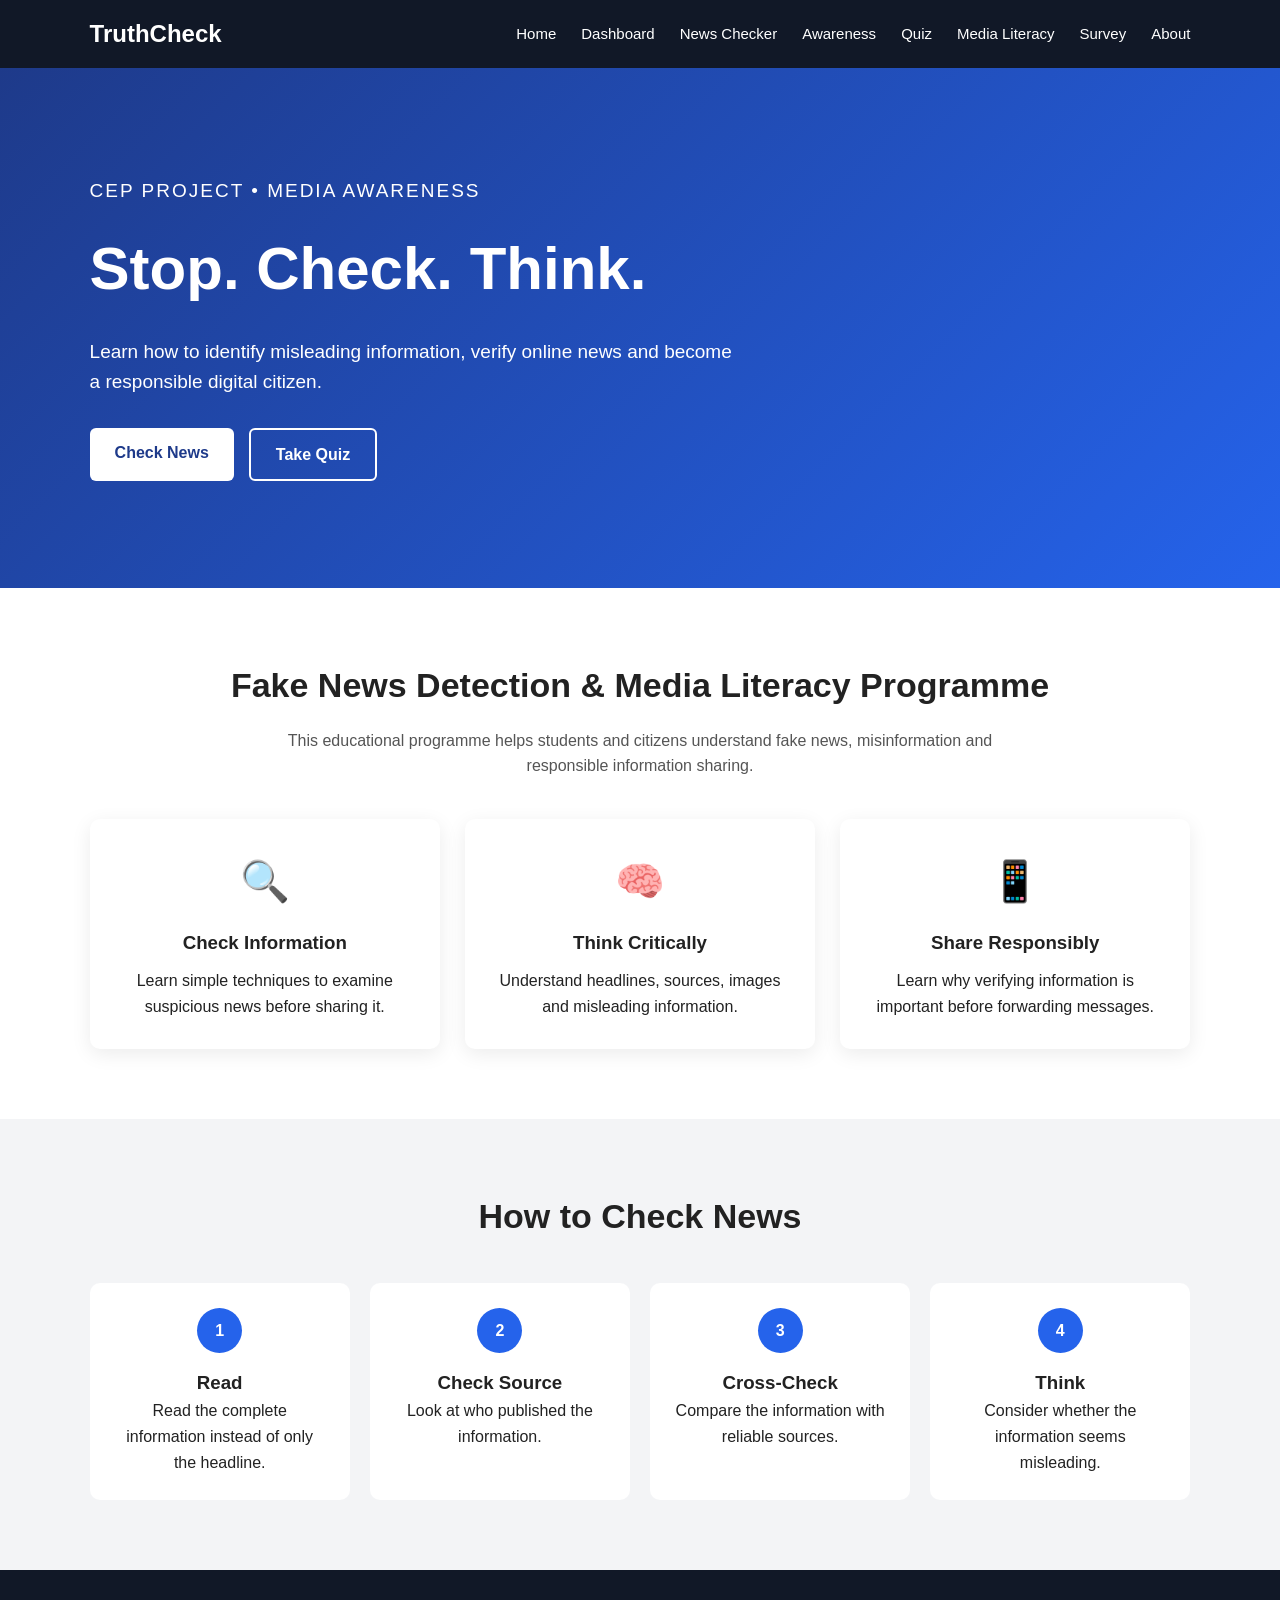
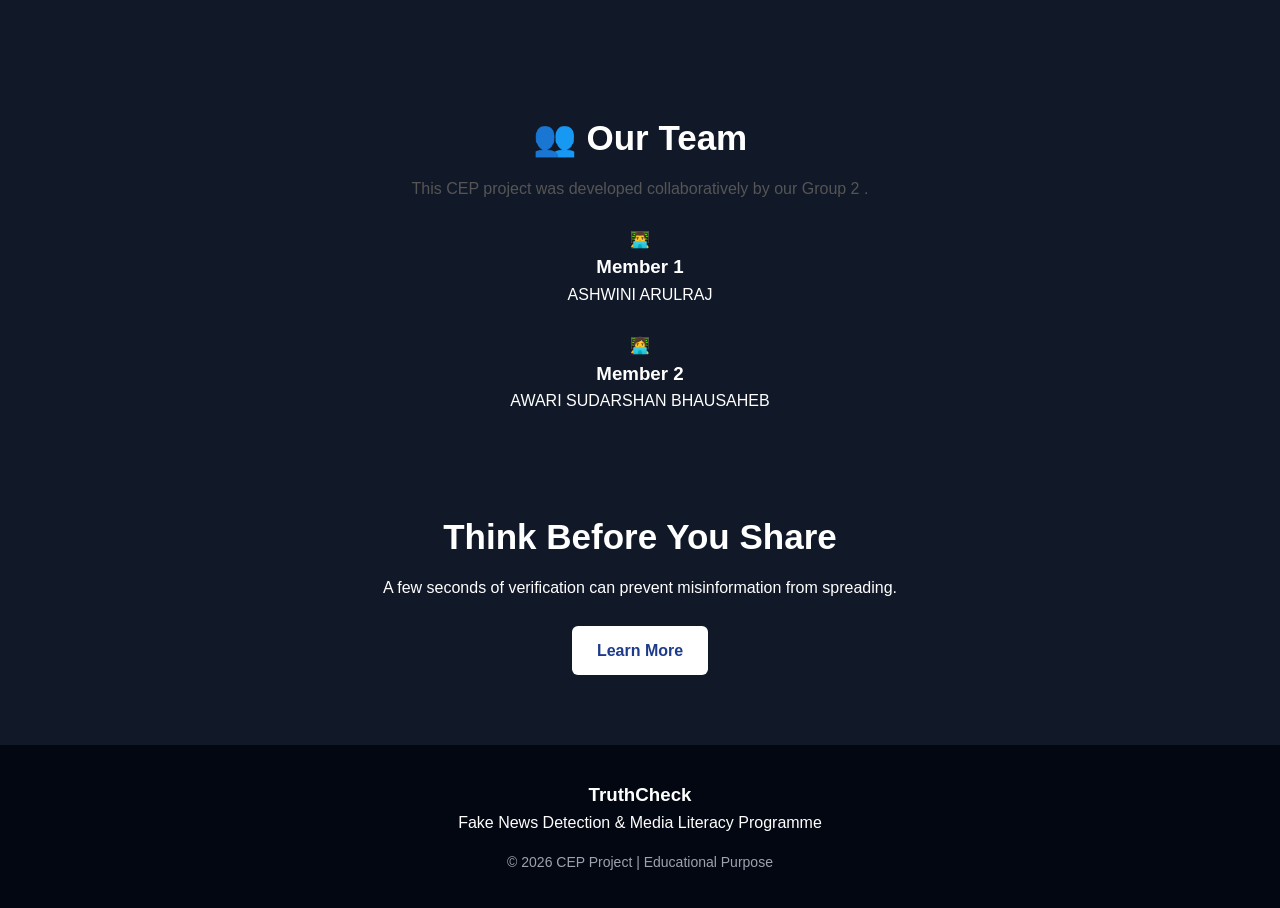
<file: index.html>
<!DOCTYPE html>
<html lang="en">

<head>
    <meta charset="UTF-8">
    <meta name="viewport" content="width=device-width, initial-scale=1.0">

    <title>TruthCheck - Fake News Detection</title>

    <!-- CSS -->
    <link rel="stylesheet" href="style.css">
</head>

<body>

    <!-- =========================
         Navigation
    ========================== -->
    <nav class="navbar">

        <div class="logo">
            TruthCheck
        </div>

        <button class="menu-btn" onclick="toggleMenu()" aria-label="Open Menu">
            ☰
        </button>

        <div class="nav-links" id="navLinks">

            <a href="index.html">Home</a>

            <a href="dashboard.html">Dashboard</a>

            <a href="checker.html">News Checker</a>

            <a href="news.html">Awareness</a>

            <a href="quiz.html">Quiz</a>

            <a href="tips.html">Media Literacy</a>

            <a href="survey.html">Survey</a>

            <a href="about.html">About</a>

        </div>

    </nav>


    <!-- =========================
         Hero Section
    ========================== -->
    <section class="hero">

        <div class="hero-content">

            <p class="tagline">
                CEP PROJECT • MEDIA AWARENESS
            </p>

            <h1>
                Stop. Check. Think.
            </h1>

            <p>
                Learn how to identify misleading information,
                verify online news and become a responsible
                digital citizen.
            </p>

            <div class="hero-buttons">

                <a href="checker.html" class="btn primary-btn">
                    Check News
                </a>

                <a href="quiz.html" class="btn secondary-btn">
                    Take Quiz
                </a>

            </div>

        </div>

    </section>


    <!-- =========================
         About Project
    ========================== -->
    <section class="section">

        <h2>
            Fake News Detection & Media Literacy Programme
        </h2>

        <p class="section-intro">
            This educational programme helps students and citizens
            understand fake news, misinformation and responsible
            information sharing.
        </p>


        <div class="cards">

            <!-- Card 1 -->
            <div class="card">

                <div class="icon">
                    🔍
                </div>

                <h3>
                    Check Information
                </h3>

                <p>
                    Learn simple techniques to examine suspicious
                    news before sharing it.
                </p>

            </div>


            <!-- Card 2 -->
            <div class="card">

                <div class="icon">
                    🧠
                </div>

                <h3>
                    Think Critically
                </h3>

                <p>
                    Understand headlines, sources, images and
                    misleading information.
                </p>

            </div>


            <!-- Card 3 -->
            <div class="card">

                <div class="icon">
                    📱
                </div>

                <h3>
                    Share Responsibly
                </h3>

                <p>
                    Learn why verifying information is important
                    before forwarding messages.
                </p>

            </div>

        </div>

    </section>


    <!-- =========================
         How It Works
    ========================== -->
    <section class="section light-section">

        <h2>
            How to Check News
        </h2>


        <div class="steps">

            <!-- Step 1 -->
            <div class="step">

                <span>
                    1
                </span>

                <h3>
                    Read
                </h3>

                <p>
                    Read the complete information instead of
                    only the headline.
                </p>

            </div>


            <!-- Step 2 -->
            <div class="step">

                <span>
                    2
                </span>

                <h3>
                    Check Source
                </h3>

                <p>
                    Look at who published the information.
                </p>

            </div>


            <!-- Step 3 -->
            <div class="step">

                <span>
                    3
                </span>

                <h3>
                    Cross-Check
                </h3>

                <p>
                    Compare the information with reliable sources.
                </p>

            </div>


            <!-- Step 4 -->
            <div class="step">

                <span>
                    4
                </span>

                <h3>
                    Think
                </h3>

                <p>
                    Consider whether the information seems
                    misleading.
                </p>

            </div>

        </div>

    </section>


    <section class="cta">
<!-- Our Team -->
<section class="section team-section">

    <h2>👥 Our Team</h2>

    <p class="section-intro">
        This CEP project was developed collaboratively by our Group 2 .
    </p>

    <div class="team-grid">

        <div class="team-card">
            <div class="team-avatar">👨‍💻</div>
            <h3>Member 1</h3>
            <p>ASHWINI  ARULRAJ </p>
        </div>

        <div class="team-card">
            <div class="team-avatar">👩‍💻</div>
            <h3>Member 2</h3>
            <p>AWARI SUDARSHAN  BHAUSAHEB </p>
        </div>

    </div>

</section>
        <h2>
            Think Before You Share
        </h2>

        <p>
            A few seconds of verification can prevent
            misinformation from spreading.
        </p>

        <a href="tips.html" class="btn primary-btn">
            Learn More
        </a>

    </section>


    <!-- =========================
         Footer
    ========================== -->
    <footer>

        <h3>
            TruthCheck
        </h3>

        <p>
            Fake News Detection & Media Literacy Programme
        </p>

        <p class="copyright">
            © 2026 CEP Project | Educational Purpose
        </p>

    </footer>


    <!-- JavaScript -->
    <script src="script.js"></script>

</body>

</html>
</file>
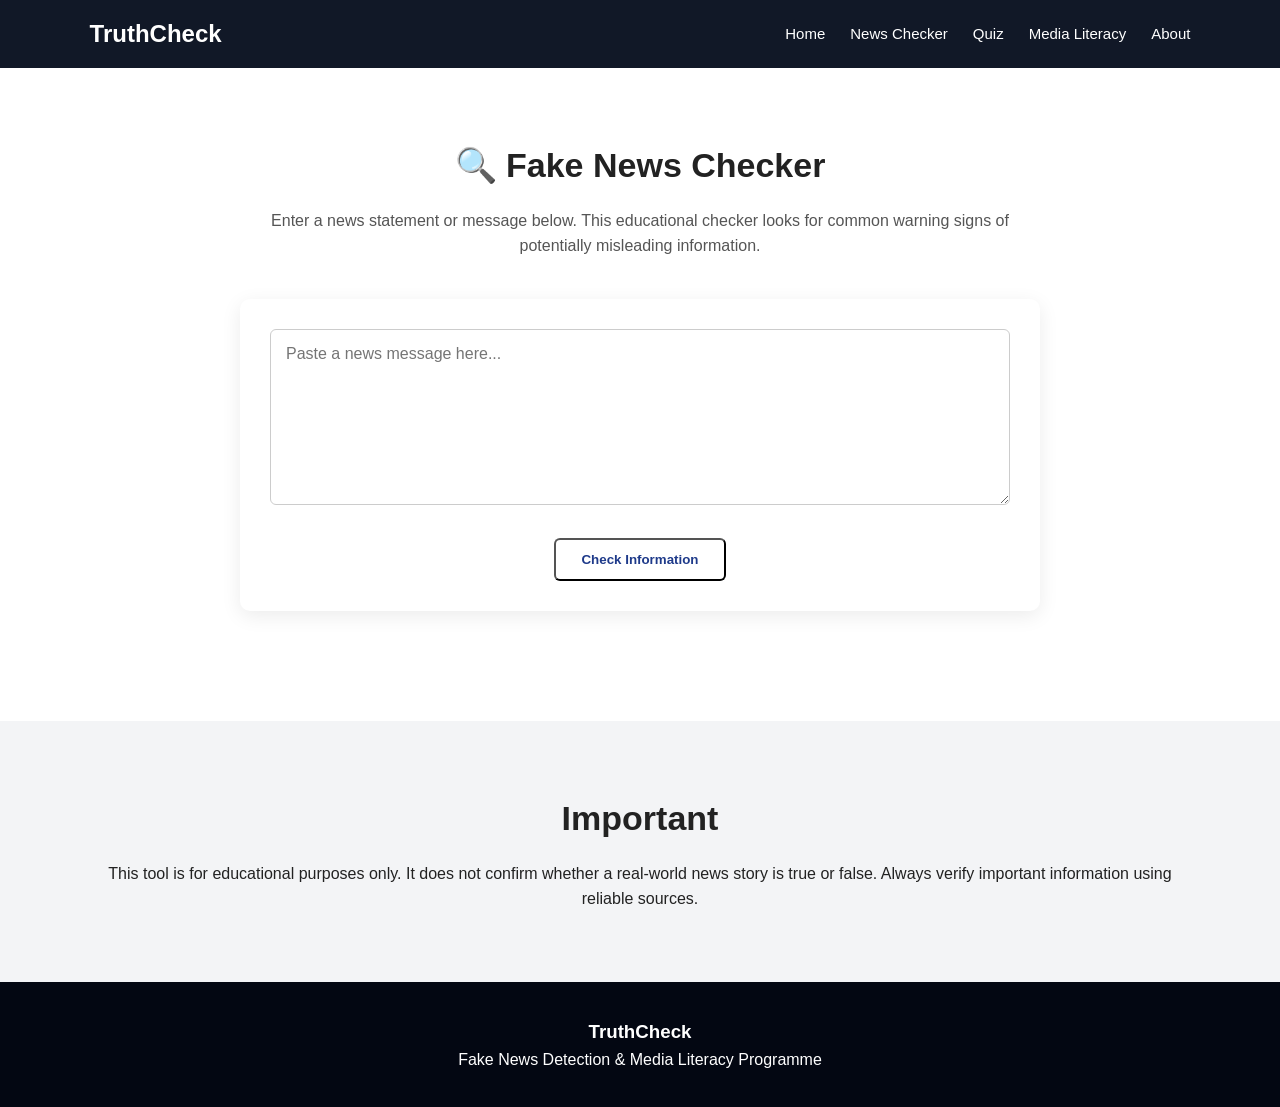
<file: checker.html>
<!DOCTYPE html>
<html lang="en">

<head>

    <meta charset="UTF-8">

    <meta name="viewport"
        content="width=device-width, initial-scale=1.0">

    <title>News Checker - TruthCheck</title>

    <link rel="stylesheet" href="style.css">
</head>

<body>


<nav class="navbar">

    <div class="logo">TruthCheck</div>

    <button class="menu-btn"
            onclick="toggleMenu()">☰</button>

    <div class="nav-links" id="navLinks">

        <a href="index.html">Home</a>

        <a href="checker.html">News Checker</a>

        <a href="quiz.html">Quiz</a>

        <a href="tips.html">Media Literacy</a>

        <a href="about.html">About</a>

    </div>

</nav>


<section class="section">

    <h2>🔍 Fake News Checker</h2>

    <p class="section-intro">

        Enter a news statement or message below.
        This educational checker looks for common warning signs
        of potentially misleading information.

    </p>


    <div class="checker-box">

        <textarea
            id="newsText"
            placeholder="Paste a news message here..."
            rows="8"></textarea>

        <br><br>

        <button class="btn primary-btn"
                onclick="checkNews()">

            Check Information

        </button>


        <div id="result"></div>

    </div>

</section>


<section class="section light-section">

    <h2>Important</h2>

    <p>

        This tool is for educational purposes only.
        It does not confirm whether a real-world news story
        is true or false. Always verify important information
        using reliable sources.

    </p>

</section>


<footer>

    <h3>TruthCheck</h3>

    <p>Fake News Detection & Media Literacy Programme</p>

</footer>

<script src="script.js"></script>
<script src="checker.js"></script>

</body>

</html>
</file>
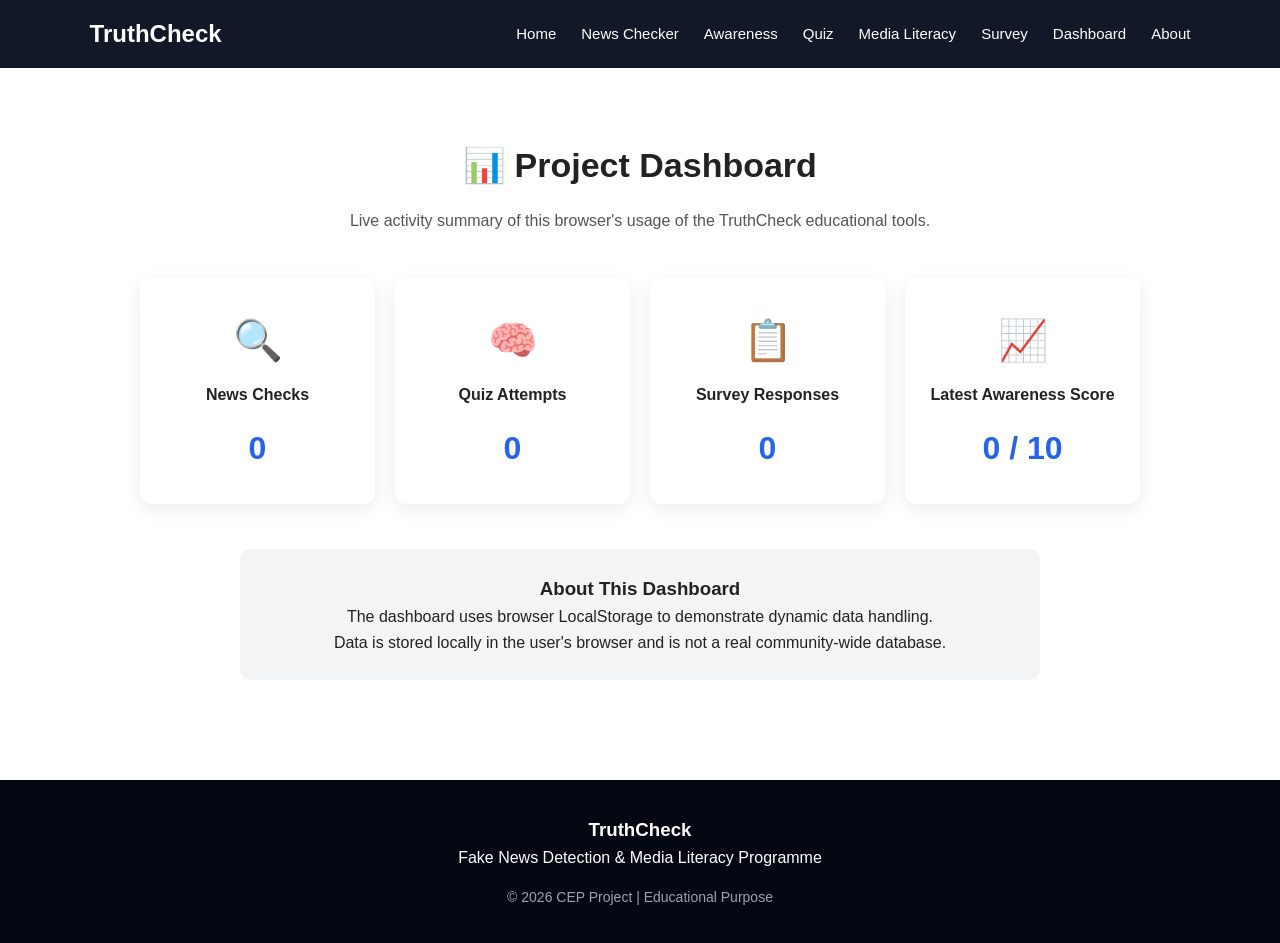
<file: dashboard.html>
<!DOCTYPE html>
<html lang="en">

<head>
    <meta charset="UTF-8">

    <meta name="viewport"
          content="width=device-width, initial-scale=1.0">

    <title>Project Dashboard - TruthCheck</title>

    <link rel="stylesheet" href="style.css">
</head>

<body>

<nav class="navbar">

    <div class="logo">TruthCheck</div>

    <button class="menu-btn"
            onclick="toggleMenu()">☰</button>

    <div class="nav-links" id="navLinks">

        <a href="index.html">Home</a>
        <a href="checker.html">News Checker</a>
        <a href="news.html">Awareness</a>
        <a href="quiz.html">Quiz</a>
        <a href="tips.html">Media Literacy</a>
        <a href="survey.html">Survey</a>
        <a href="dashboard.html">Dashboard</a>
        <a href="about.html">About</a>

    </div>

</nav>


<section class="section">

    <h2>📊 Project Dashboard</h2>

    <p class="section-intro">
        Live activity summary of this browser's usage
        of the TruthCheck educational tools.
    </p>


    <div class="dashboard-grid">

        <div class="dashboard-card">
            <div class="dashboard-icon">🔍</div>
            <h3>News Checks</h3>
            <div id="checkCount">0</div>
        </div>


        <div class="dashboard-card">
            <div class="dashboard-icon">🧠</div>
            <h3>Quiz Attempts</h3>
            <div id="quizCount">0</div>
        </div>


        <div class="dashboard-card">
            <div class="dashboard-icon">📋</div>
            <h3>Survey Responses</h3>
            <div id="surveyCount">0</div>
        </div>


        <div class="dashboard-card">
            <div class="dashboard-icon">📈</div>
            <h3>Latest Awareness Score</h3>
            <div id="awarenessScore">0 / 10</div>
        </div>

    </div>


    <div class="dashboard-info">

        <h3>About This Dashboard</h3>

        <p>
            The dashboard uses browser LocalStorage to
            demonstrate dynamic data handling.
        </p>

        <p>
            Data is stored locally in the user's browser
            and is not a real community-wide database.
        </p>

    </div>

</section>


<footer>

    <h3>TruthCheck</h3>

    <p>
        Fake News Detection & Media Literacy Programme
    </p>

    <p class="copyright">
        © 2026 CEP Project | Educational Purpose
    </p>

</footer>


<script src="script.js"></script>
<script src="dashboard.js"></script>

</body>

</html>
</file>
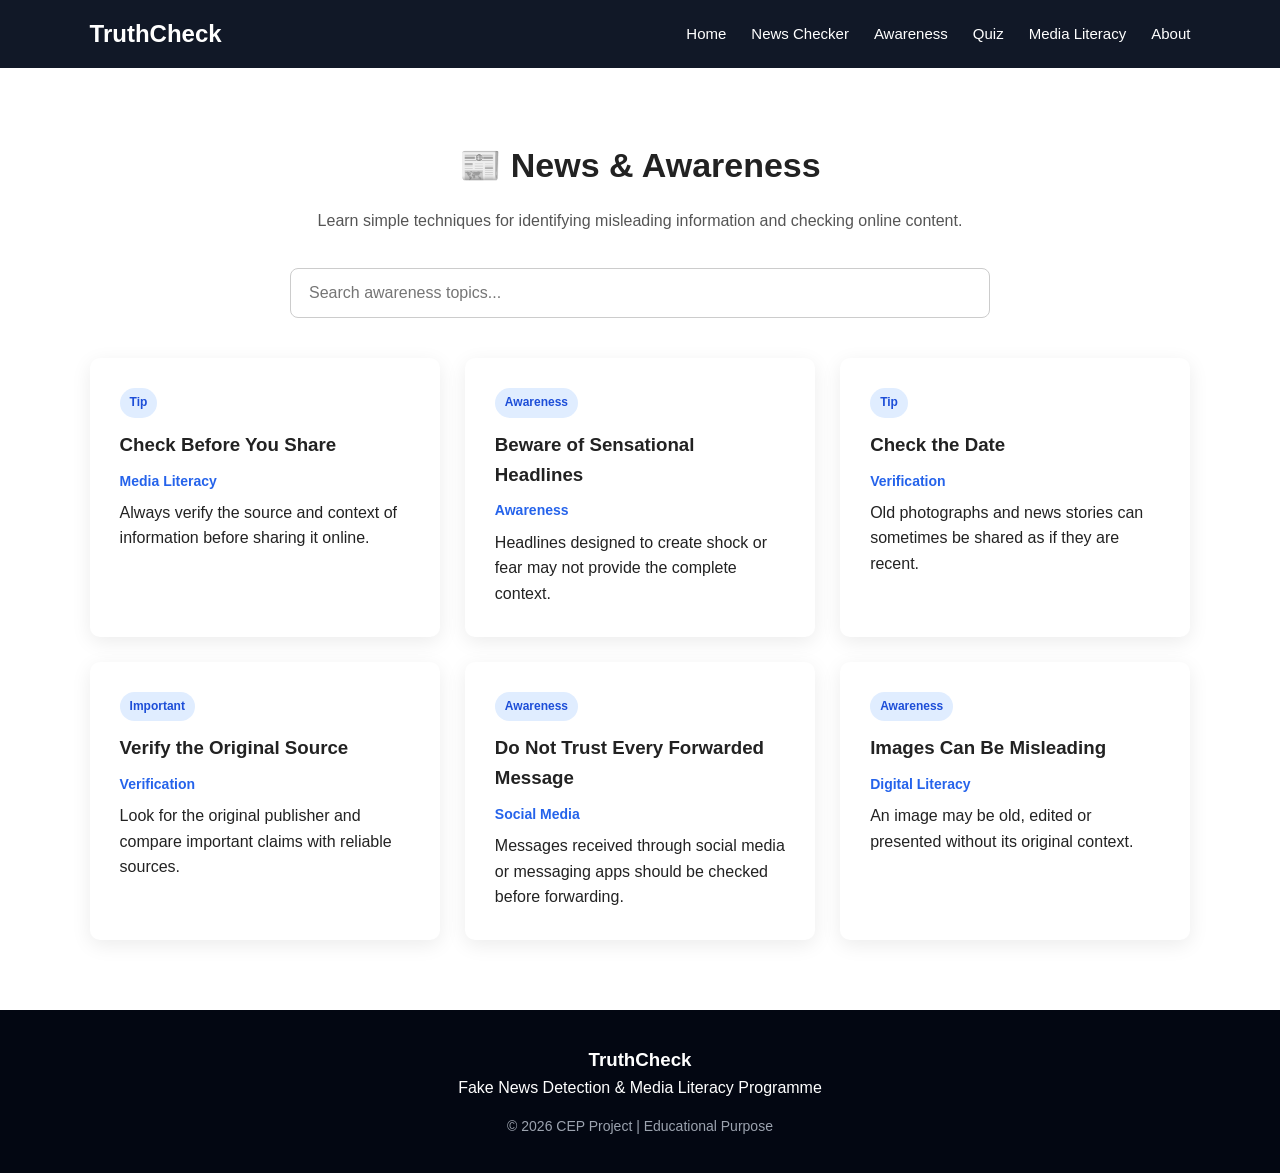
<file: news.html>
<!DOCTYPE html>
<html lang="en">

<head>

    <meta charset="UTF-8">

    <meta name="viewport"
          content="width=device-width, initial-scale=1.0">

    <title>News & Awareness - TruthCheck</title>

    <link rel="stylesheet" href="style.css">

</head>

<body>


<!-- Navigation -->

<nav class="navbar">

    <div class="logo">TruthCheck</div>

    <button class="menu-btn"
            onclick="toggleMenu()">☰</button>

    <div class="nav-links" id="navLinks">

        <a href="index.html">Home</a>

        <a href="checker.html">News Checker</a>

        <a href="news.html">Awareness</a>

        <a href="quiz.html">Quiz</a>

        <a href="tips.html">Media Literacy</a>

        <a href="about.html">About</a>

    </div>

</nav>


<!-- Page -->

<section class="section">

    <h2>📰 News & Awareness</h2>

    <p class="section-intro">

        Learn simple techniques for identifying
        misleading information and checking online content.

    </p>


    <!-- Search -->

    <div class="news-search">

        <input
            type="text"
            id="searchInput"
            placeholder="Search awareness topics..."
            onkeyup="searchNews()">

    </div>


    <!-- Dynamic News -->

    <div id="newsContainer" class="cards">

        <p>Loading information...</p>

    </div>

</section>


<!-- Footer -->

<footer>

    <h3>TruthCheck</h3>

    <p>
        Fake News Detection & Media Literacy Programme
    </p>

    <p class="copyright">
        © 2026 CEP Project | Educational Purpose
    </p>

</footer>


<script src="script.js"></script>

<script src="news.js"></script>


</body>

</html>
</file>
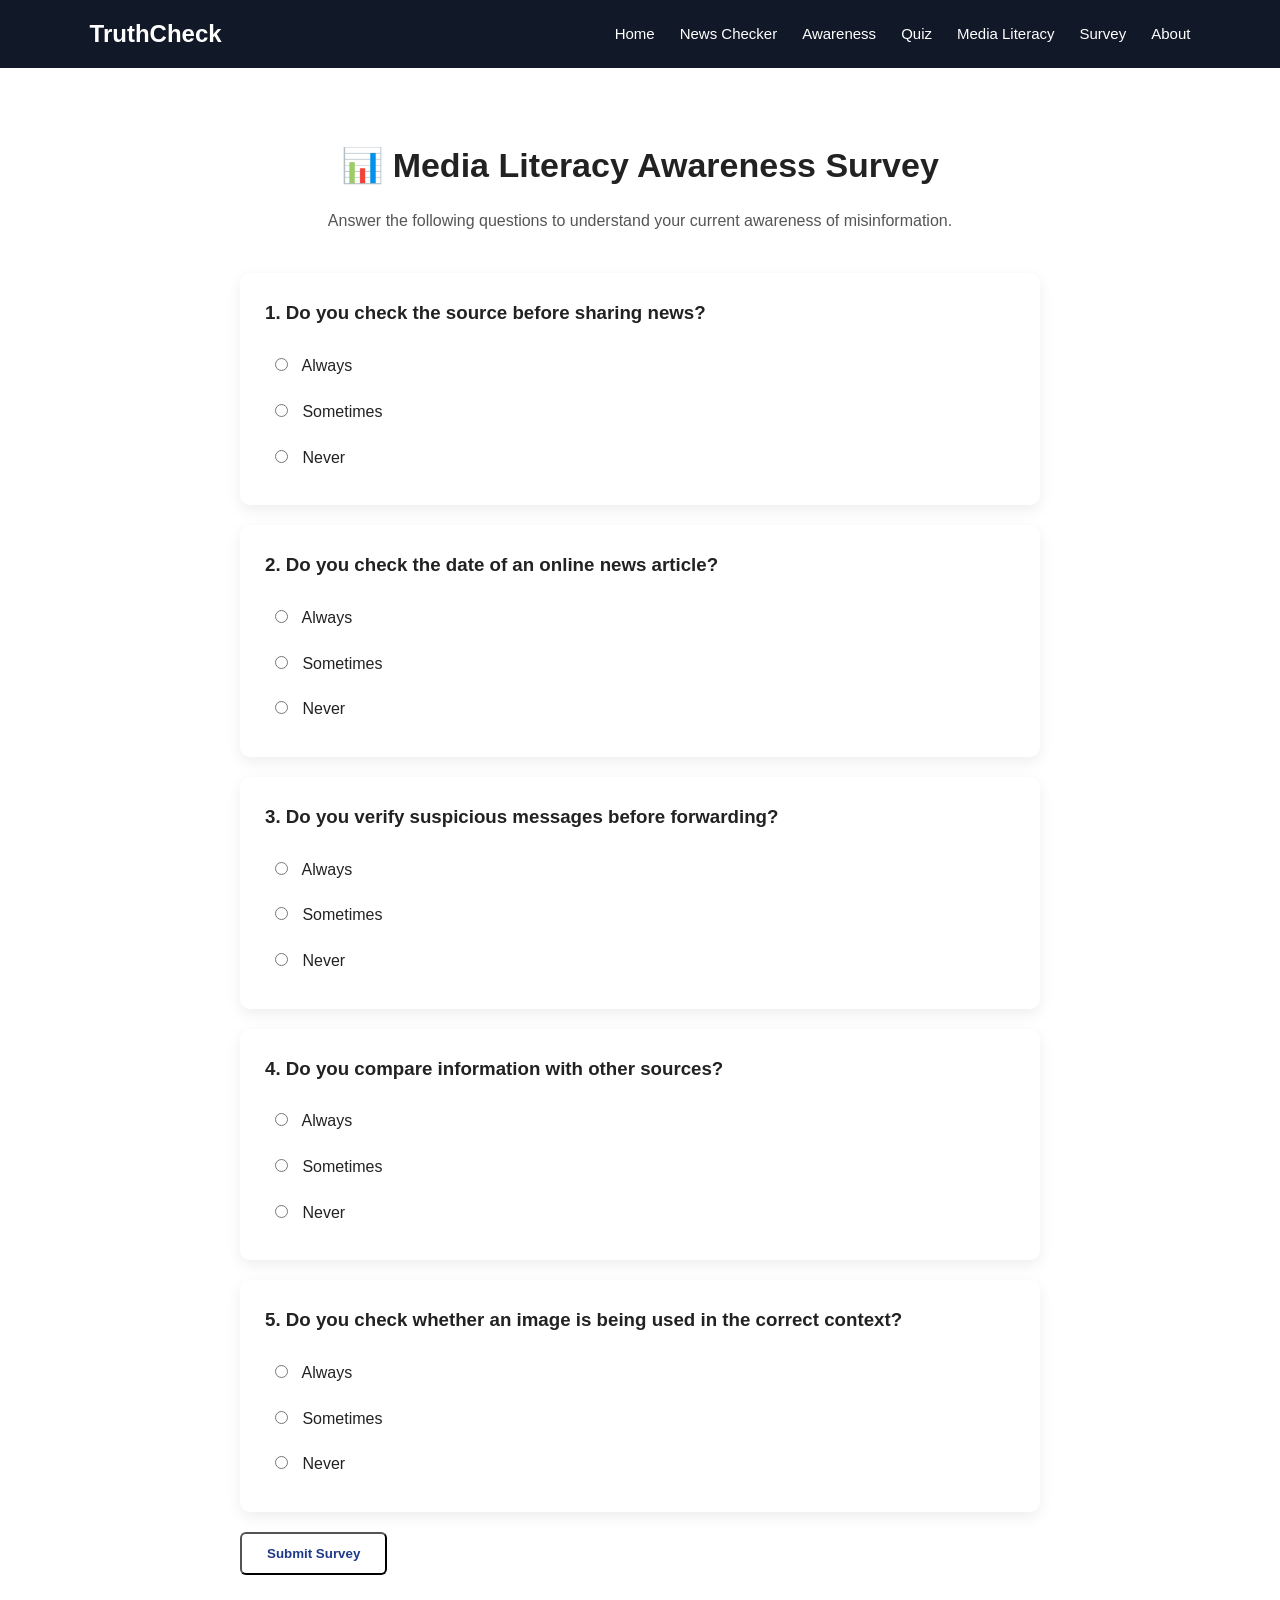
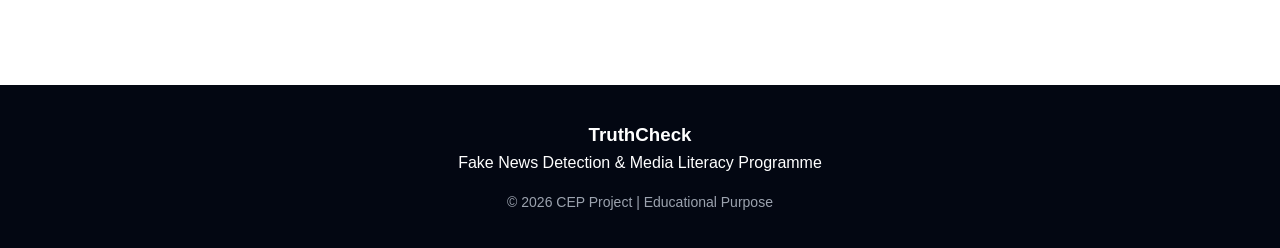
<file: survey.html>
<!DOCTYPE html>
<html lang="en">

<head>

    <meta charset="UTF-8">

    <meta name="viewport"
          content="width=device-width, initial-scale=1.0">

    <title>Awareness Survey - TruthCheck</title>

    <link rel="stylesheet" href="style.css">

</head>

<body>


<!-- Navigation -->

<nav class="navbar">

    <div class="logo">TruthCheck</div>

    <button class="menu-btn"
            onclick="toggleMenu()">☰</button>

    <div class="nav-links" id="navLinks">

        <a href="index.html">Home</a>

        <a href="checker.html">News Checker</a>

        <a href="news.html">Awareness</a>

        <a href="quiz.html">Quiz</a>

        <a href="tips.html">Media Literacy</a>

        <a href="survey.html">Survey</a>

        <a href="about.html">About</a>

    </div>

</nav>


<!-- Survey -->

<section class="section">

    <h2>📊 Media Literacy Awareness Survey</h2>

    <p class="section-intro">

        Answer the following questions to understand
        your current awareness of misinformation.

    </p>


    <div class="survey-box">


        <!-- Question 1 -->

        <div class="survey-question">

            <h3>
                1. Do you check the source before sharing news?
            </h3>

            <label>
                <input type="radio"
                       name="q1"
                       value="2">
                Always
            </label>

            <label>
                <input type="radio"
                       name="q1"
                       value="1">
                Sometimes
            </label>

            <label>
                <input type="radio"
                       name="q1"
                       value="0">
                Never
            </label>

        </div>


        <!-- Question 2 -->

        <div class="survey-question">

            <h3>
                2. Do you check the date of an online news article?
            </h3>

            <label>
                <input type="radio"
                       name="q2"
                       value="2">
                Always
            </label>

            <label>
                <input type="radio"
                       name="q2"
                       value="1">
                Sometimes
            </label>

            <label>
                <input type="radio"
                       name="q2"
                       value="0">
                Never
            </label>

        </div>


        <!-- Question 3 -->

        <div class="survey-question">

            <h3>
                3. Do you verify suspicious messages before forwarding?
            </h3>

            <label>
                <input type="radio"
                       name="q3"
                       value="2">
                Always
            </label>

            <label>
                <input type="radio"
                       name="q3"
                       value="1">
                Sometimes
            </label>

            <label>
                <input type="radio"
                       name="q3"
                       value="0">
                Never
            </label>

        </div>


        <!-- Question 4 -->

        <div class="survey-question">

            <h3>
                4. Do you compare information with other sources?
            </h3>

            <label>
                <input type="radio"
                       name="q4"
                       value="2">
                Always
            </label>

            <label>
                <input type="radio"
                       name="q4"
                       value="1">
                Sometimes
            </label>

            <label>
                <input type="radio"
                       name="q4"
                       value="0">
                Never
            </label>

        </div>


        <!-- Question 5 -->

        <div class="survey-question">

            <h3>
                5. Do you check whether an image is being used
                in the correct context?
            </h3>

            <label>
                <input type="radio"
                       name="q5"
                       value="2">
                Always
            </label>

            <label>
                <input type="radio"
                       name="q5"
                       value="1">
                Sometimes
            </label>

            <label>
                <input type="radio"
                       name="q5"
                       value="0">
                Never
            </label>

        </div>


        <button class="btn primary-btn"
                onclick="calculateSurvey()">

            Submit Survey

        </button>


        <!-- Result -->

        <div id="surveyResult"></div>


    </div>

</section>


<!-- Footer -->

<footer>

    <h3>TruthCheck</h3>

    <p>
        Fake News Detection & Media Literacy Programme
    </p>

    <p class="copyright">
        © 2026 CEP Project | Educational Purpose
    </p>

</footer>


<script src="script.js"></script>

<script src="survey.js"></script>


</body>

</html>
</file>
<file: style.css>
* {
    margin: 0;
    padding: 0;
    box-sizing: border-box;
}

body {
    font-family: Arial, sans-serif;
    line-height: 1.6;
    color: #222;
    background: #ffffff;
}


/* Navigation */

.navbar {
    background: #111827;
    color: white;
    padding: 15px 7%;
    display: flex;
    justify-content: space-between;
    align-items: center;
}

.logo {
    font-size: 24px;
    font-weight: bold;
}

.nav-links {
    display: flex;
    gap: 25px;
}

.nav-links a {
    color: white;
    text-decoration: none;
    font-size: 15px;
}

.nav-links a:hover {
    color: #60a5fa;
}

.menu-btn {
    display: none;
    background: none;
    border: none;
    color: white;
    font-size: 25px;
}


/* Hero */

.hero {
    min-height: 520px;
    background: linear-gradient(135deg, #1e3a8a, #2563eb);
    color: white;

    display: flex;
    align-items: center;

    padding: 60px 7%;
}

.hero-content {
    max-width: 750px;
}

.tagline {
    font-size: 14px;
    letter-spacing: 2px;
    margin-bottom: 15px;
}

.hero h1 {
    font-size: 60px;
    margin-bottom: 20px;
}

.hero p {
    font-size: 19px;
    max-width: 650px;
}


/* Buttons */

.hero-buttons {
    margin-top: 30px;
    display: flex;
    gap: 15px;
}

.btn {
    display: inline-block;
    padding: 12px 25px;
    border-radius: 6px;
    text-decoration: none;
    font-weight: bold;
}

.primary-btn {
    background: white;
    color: #1e3a8a;
}

.secondary-btn {
    border: 2px solid white;
    color: white;
}

.primary-btn:hover,
.secondary-btn:hover {
    opacity: 0.85;
}


/* Sections */

.section {
    padding: 70px 7%;
    text-align: center;
}

.section h2 {
    font-size: 34px;
    margin-bottom: 15px;
}

.section-intro {
    max-width: 750px;
    margin: auto;
    color: #555;
}


/* Cards */

.cards {
    margin-top: 40px;

    display: grid;
    grid-template-columns: repeat(3, 1fr);
    gap: 25px;
}

.card {
    padding: 30px;
    border-radius: 10px;
    background: white;
    box-shadow: 0 5px 20px rgba(0,0,0,0.08);
}

.icon {
    font-size: 40px;
    margin-bottom: 15px;
}

.card h3 {
    margin-bottom: 10px;
}


/* Light Section */

.light-section {
    background: #f3f4f6;
}


/* Steps */

.steps {
    margin-top: 40px;

    display: grid;
    grid-template-columns: repeat(4, 1fr);
    gap: 20px;
}

.step {
    background: white;
    padding: 25px;
    border-radius: 10px;
}

.step span {
    display: inline-flex;

    width: 45px;
    height: 45px;

    align-items: center;
    justify-content: center;

    border-radius: 50%;

    background: #2563eb;
    color: white;

    font-weight: bold;

    margin-bottom: 15px;
}


/* CTA */

.cta {
    background: #111827;
    color: white;
    text-align: center;
    padding: 70px 20px;
}

.cta h2 {
    font-size: 35px;
    margin-bottom: 10px;
}

.cta p {
    margin-bottom: 25px;
}


/* Footer */

footer {
    background: #030712;
    color: white;
    text-align: center;
    padding: 35px 20px;
}

.copyright {
    margin-top: 15px;
    color: #9ca3af;
    font-size: 14px;
}


/* Mobile Responsive */

@media (max-width: 768px) {

    .menu-btn {
        display: block;
    }

    .nav-links {
        display: none;

        position: absolute;
        top: 65px;
        left: 0;

        width: 100%;

        background: #111827;

        flex-direction: column;

        padding: 20px;

        z-index: 10;
    }

    .nav-links.active {
        display: flex;
    }

    .hero {
        min-height: 500px;
        padding: 50px 6%;
    }

    .hero h1 {
        font-size: 42px;
    }

    .hero p {
        font-size: 17px;
    }

    .hero-buttons {
        flex-direction: column;
        align-items: flex-start;
    }

    .cards {
        grid-template-columns: 1fr;
    }

    .steps {
        grid-template-columns: 1fr;
    }

    .section h2 {
        font-size: 28px;
    }
}
/* News Checker */

.checker-box {
    max-width: 800px;
    margin: 40px auto;
    padding: 30px;

    background: white;

    border-radius: 10px;

    box-shadow: 0 5px 20px rgba(0,0,0,0.08);
}

.checker-box textarea {
    width: 100%;
    padding: 15px;

    border: 1px solid #ccc;

    border-radius: 6px;

    resize: vertical;

    font-family: Arial;
    font-size: 16px;
}

#result {
    margin-top: 25px;
    padding: 20px;

    border-radius: 8px;

    display: none;

    text-align: left;
}

.result-warning {
    background: #fff7ed;
    border-left: 5px solid #f97316;
}

.result-safe {
    background: #f0fdf4;
    border-left: 5px solid #22c55e;
}

.result-error {
    background: #fef2f2;
    border-left: 5px solid #ef4444;
}
/* Quiz */

.quiz-box {
    max-width: 800px;
    margin: 40px auto;

    text-align: left;
}

.question {
    background: white;

    padding: 25px;

    margin-bottom: 20px;

    border-radius: 10px;

    box-shadow: 0 5px 15px rgba(0,0,0,0.07);
}

.question h3 {
    margin-bottom: 15px;
}

.question label {
    display: block;

    padding: 10px;

    cursor: pointer;
}

.question input {
    margin-right: 10px;
}

#score {
    margin-top: 25px;

    padding: 20px;

    background: #eff6ff;

    border-radius: 8px;

    font-size: 20px;

    font-weight: bold;

    text-align: center;
}
/* News Page */

.news-search {
    max-width: 700px;
    margin: 35px auto;
}

.news-search input {
    width: 100%;

    padding: 15px 18px;

    border: 1px solid #ccc;

    border-radius: 8px;

    font-size: 16px;

    outline: none;
}

.news-search input:focus {
    border-color: #2563eb;
}

.news-card {
    text-align: left;
    position: relative;
}

.news-type {
    display: inline-block;

    padding: 5px 10px;

    background: #e0edff;

    color: #1d4ed8;

    border-radius: 20px;

    font-size: 12px;

    font-weight: bold;

    margin-bottom: 12px;
}

.news-category {
    color: #2563eb;

    font-weight: bold;

    font-size: 14px;

    margin: 8px 0;
}
/* Survey */

.survey-box {
    max-width: 800px;

    margin: 40px auto;

    text-align: left;
}

.survey-question {
    background: white;

    padding: 25px;

    margin-bottom: 20px;

    border-radius: 10px;

    box-shadow: 0 5px 15px rgba(0,0,0,0.07);
}

.survey-question h3 {
    margin-bottom: 15px;
}

.survey-question label {
    display: block;

    padding: 10px;

    cursor: pointer;
}

.survey-question input {
    margin-right: 10px;
}

#surveyResult {
    display: none;

    margin-top: 30px;

    padding: 25px;

    border-radius: 10px;

    text-align: center;
}

.survey-result {
    background: #eff6ff;

    border-left: 5px solid #2563eb;
}

.survey-error {
    background: #fef2f2;

    border-left: 5px solid #ef4444;
}

#surveyResult hr {
    margin: 20px 0;

    border: none;

    border-top: 1px solid #ddd;
}
/* Dashboard */

.dashboard-grid {
    max-width: 1000px;

    margin: 45px auto;

    display: grid;

    grid-template-columns: repeat(4, 1fr);

    gap: 20px;
}

.dashboard-card {
    background: white;

    padding: 30px 20px;

    border-radius: 12px;

    box-shadow: 0 5px 20px rgba(0,0,0,0.08);

    text-align: center;
}

.dashboard-icon {
    font-size: 40px;

    margin-bottom: 10px;
}

.dashboard-card h3 {
    font-size: 16px;

    margin-bottom: 15px;
}

.dashboard-card > div:last-child {
    font-size: 32px;

    font-weight: bold;

    color: #2563eb;
}

.dashboard-info {
    max-width: 800px;

    margin: 30px auto;

    padding: 25px;

    background: #f3f4f6;

    border-radius: 10px;
}


@media (max-width: 768px) {

    .dashboard-grid {
        grid-template-columns: 1fr 1fr;
    }

}


@media (max-width: 500px) {

    .dashboard-grid {
        grid-template-columns: 1fr;
    }

}
</file>
